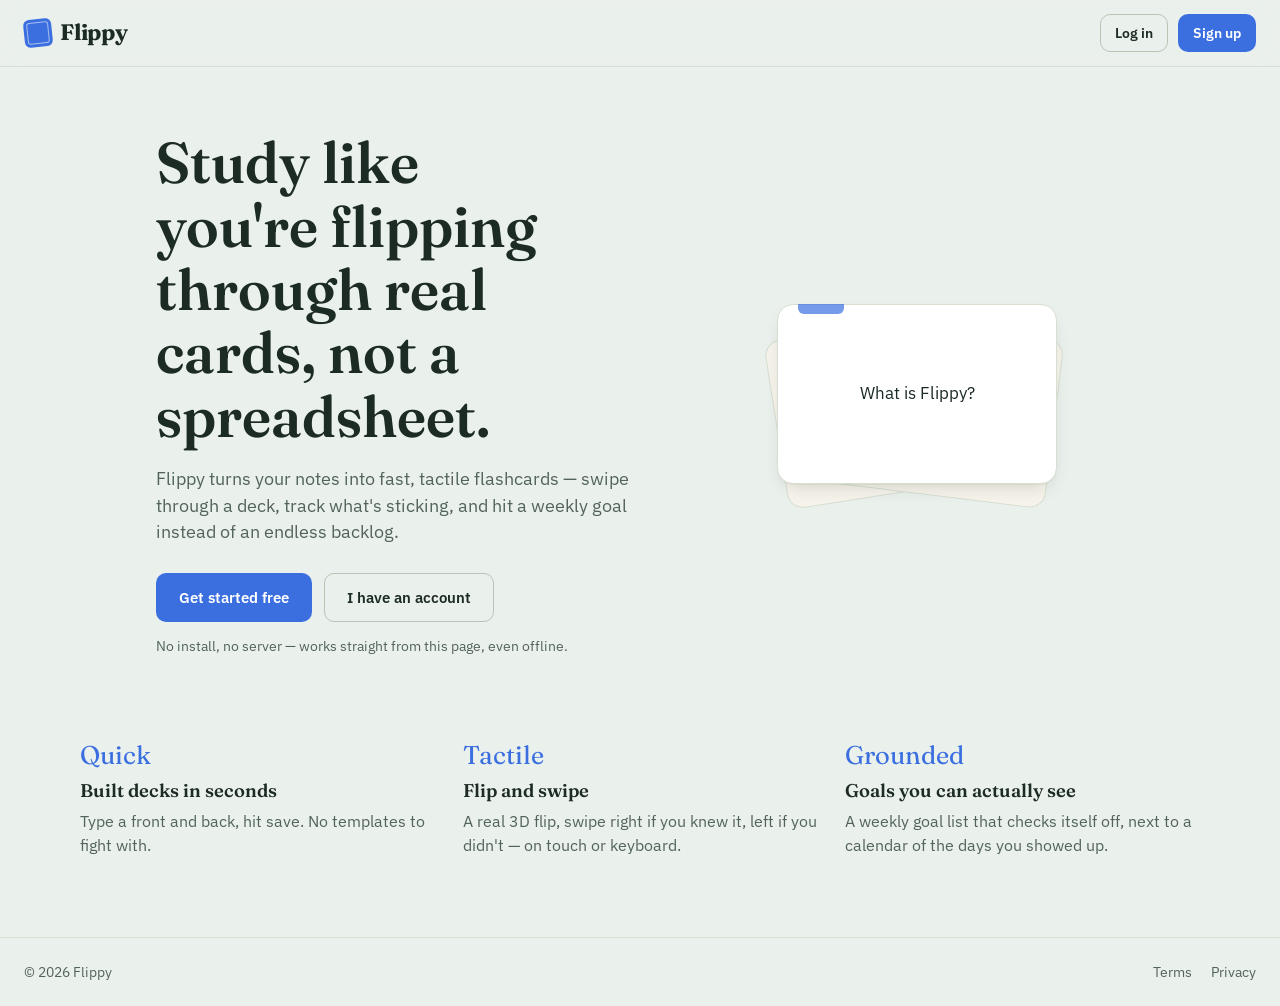
<file: frontend/index.html>
<!DOCTYPE html>
<html lang="en">
<head>
<meta charset="UTF-8">
<meta name="viewport" content="width=device-width, initial-scale=1">
<title>Flippy — Fast, Focused Flashcard Studying</title>
<meta name="description" content="Flippy is a flashcard study platform built for fast, engaging, effective learning. Make decks, flip through them, hit your weekly goals.">
<link rel="canonical" href="./index.html">
<meta property="og:title" content="Flippy">
<meta property="og:description" content="Study smarter with interactive flashcards.">
<meta property="og:type" content="website">
<link rel="icon" href="assets/img/favicon.svg" type="image/svg+xml">
<link rel="stylesheet" href="assets/css/styles.css">
</head>
<body>

<header class="topnav">
  <a class="logo" href="index.html"><span class="mark"></span>Flippy</a>
  <div class="nav-right">
    <a href="auth.html" class="btn btn-ghost btn-sm">Log in</a>
    <a href="auth.html?mode=signup" class="btn btn-primary btn-sm">Sign up</a>
  </div>
</header>

<main class="auth-wrap" style="min-height:auto;">
  <section class="container hero">
    <div>
      <h1>Study like you're flipping through real cards, not a spreadsheet.</h1>
      <p class="lede">Flippy turns your notes into fast, tactile flashcards — swipe through a deck, track what's sticking, and hit a weekly goal instead of an endless backlog.</p>
      <div class="cta-row">
        <a href="auth.html?mode=signup" class="btn btn-primary">Get started free</a>
        <a href="auth.html" class="btn btn-ghost">I have an account</a>
      </div>
      <p class="hint">No install, no server — works straight from this page, even offline.</p>
    </div>
    <div class="hero-stage">
      <div class="deck-shadow-1"></div>
      <div class="deck-shadow-2"></div>
      <div id="hero-flipcard"></div>
    </div>
  </section>

  <section class="container features">
    <div class="feature">
      <span class="num">Quick</span>
      <h3>Built decks in seconds</h3>
      <p>Type a front and back, hit save. No templates to fight with.</p>
    </div>
    <div class="feature">
      <span class="num">Tactile</span>
      <h3>Flip and swipe</h3>
      <p>A real 3D flip, swipe right if you knew it, left if you didn't — on touch or keyboard.</p>
    </div>
    <div class="feature">
      <span class="num">Grounded</span>
      <h3>Goals you can actually see</h3>
      <p>A weekly goal list that checks itself off, next to a calendar of the days you showed up.</p>
    </div>
  </section>
</main>

<footer class="landing-footer">
  <span>&copy; 2026 Flippy</span>
  <div>
    <a href="#" data-open-terms>Terms</a>
    <a href="#" data-open-privacy>Privacy</a>
  </div>
</footer>

<div class="modal-overlay" id="flippy-generic-modal">
  <div class="modal">
    <h3 data-modal-title>Notice</h3>
    <p data-modal-body></p>
    <div class="modal-actions">
      <button class="btn btn-primary" data-modal-close>Got it</button>
    </div>
  </div>
</div>

<script src="assets/js/app.js"></script>
<script src="assets/js/flipcard.js"></script>
<script>
  createFlipcard({
    front: 'What is Flippy?',
    back: 'A fast, tactile flashcard study app.',
    container: document.getElementById('hero-flipcard')
  });

  document.querySelectorAll('[data-open-terms],[data-open-privacy]').forEach(a => {
    a.addEventListener('click', (e) => {
      e.preventDefault();
      const overlay = document.getElementById('flippy-generic-modal');
      const isTerms = a.hasAttribute('data-open-terms');
      overlay.querySelector('[data-modal-title]').textContent = isTerms ? 'Terms of use' : 'Privacy';
      overlay.querySelector('[data-modal-body]').textContent = isTerms
        ? 'Placeholder terms of use — replace with your real policy before launch.'
        : 'Placeholder privacy notice — Flippy stores your data locally in your browser unless a backend is connected.';
      overlay.classList.add('open');
    });
  });
  document.querySelectorAll('[data-modal-close]').forEach(b => b.addEventListener('click', () => {
    document.getElementById('flippy-generic-modal').classList.remove('open');
  }));
</script>
</body>
</html>
</file>
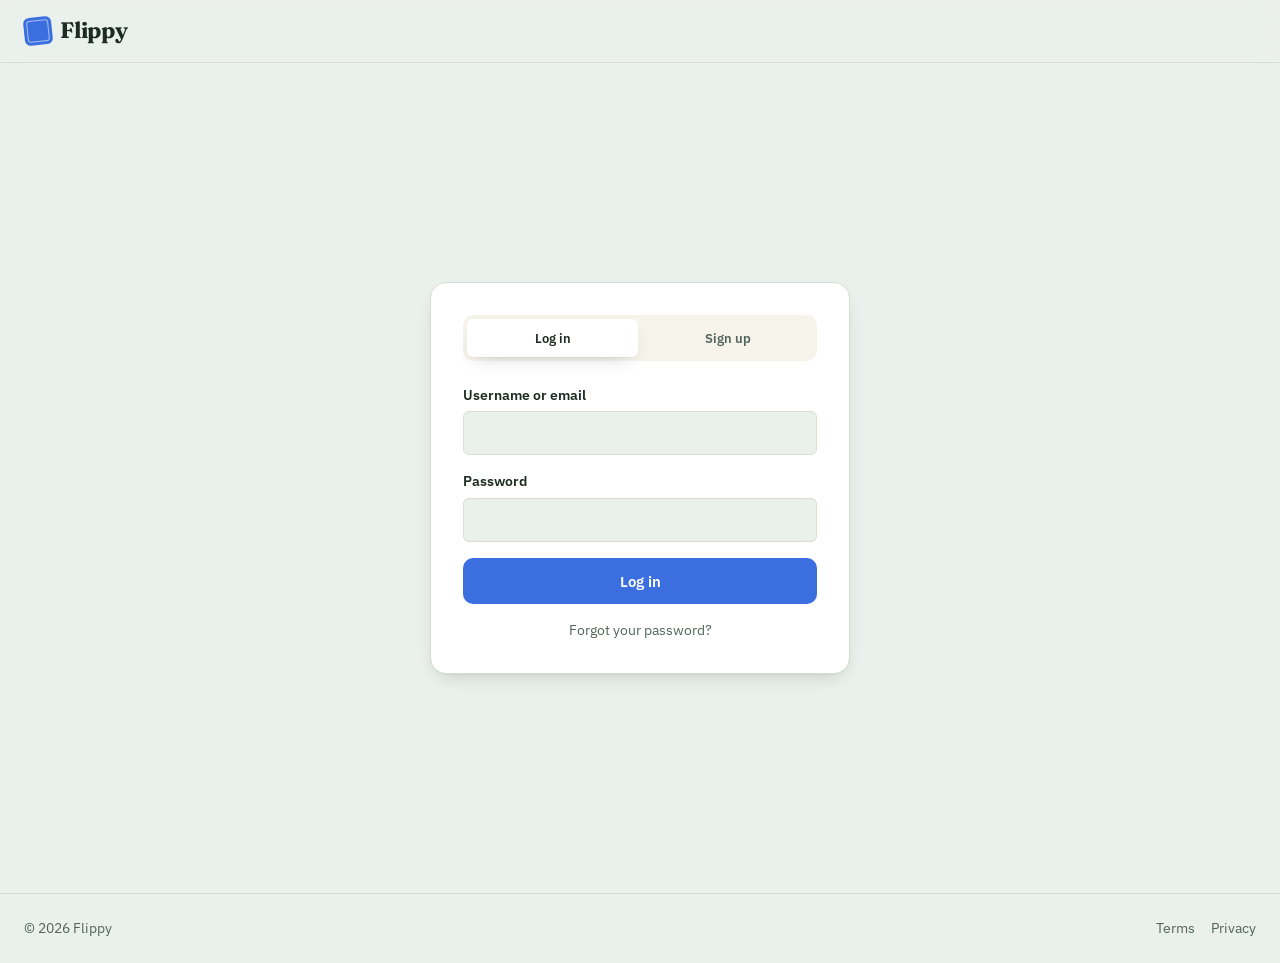
<file: frontend/auth.html>
<!DOCTYPE html>
<html lang="en">
<head>
<meta charset="UTF-8">
<meta name="viewport" content="width=device-width, initial-scale=1">
<title>Log in or sign up — Flippy</title>
<meta name="description" content="Log in to Flippy or create a free account to start building flashcard decks.">
<link rel="icon" href="assets/img/favicon.svg" type="image/svg+xml">
<link rel="stylesheet" href="assets/css/styles.css">
</head>
<body>

<header class="topnav">
  <a class="logo" href="index.html"><span class="mark"></span>Flippy</a>
</header>

<div class="auth-wrap">
  <div class="auth-shell">
    <div class="auth-card">

      <!-- Login / Signup toggle -->
      <div class="auth-tabs" id="mode-tabs">
        <button type="button" data-tab="login" class="active">Log in</button>
        <button type="button" data-tab="signup">Sign up</button>
      </div>

      <!-- LOGIN -->
      <form class="form-view active" id="login-view">
        <div class="field">
          <label for="login-id">Username or email</label>
          <input id="login-id" required autocomplete="username">
        </div>
        <div class="field">
          <label for="login-pw">Password</label>
          <input id="login-pw" type="password" required autocomplete="current-password">
          <div class="msg error" id="login-error" style="display:none;"></div>
        </div>
        <button class="btn btn-primary btn-block" type="submit">Log in</button>
        <p class="auth-alt-action"><a href="#" id="forgot-link">Forgot your password?</a></p>
      </form>

      <!-- SIGNUP -->
      <form class="form-view" id="signup-view">
        <div class="field">
          <label for="su-username">Username</label>
          <input id="su-username" required minlength="3" maxlength="24" autocomplete="username">
          <div class="msg">Real names aren't required — pick anything.</div>
        </div>
        <div class="field">
          <label for="su-email">Email</label>
          <input id="su-email" type="email" required autocomplete="email">
        </div>
        <div class="field">
          <label for="su-pw">Password</label>
          <input id="su-pw" type="password" required minlength="8" autocomplete="new-password">
          <div class="strength"><span id="strength-bar"></span></div>
          <div class="msg" id="strength-msg">Use 8+ characters with a mix of letters, numbers, symbols.</div>
        </div>
        <div class="field">
          <label for="su-pw2">Confirm password</label>
          <input id="su-pw2" type="password" required autocomplete="new-password">
          <div class="msg error" id="signup-error" style="display:none;"></div>
        </div>
        <button class="btn btn-primary btn-block" type="submit">Create account</button>
      </form>

      <!-- FORGOT PASSWORD: step 1 email -->
      <form class="form-view" id="forgot-email-view">
        <div class="field">
          <label for="fg-email">Account email</label>
          <input id="fg-email" type="email" required>
          <div class="msg">We'll send a one-time code to this address.</div>
        </div>
        <button class="btn btn-primary btn-block" type="submit">Send code</button>
        <p class="auth-alt-action"><a href="#" data-back-to="login">Back to log in</a></p>
      </form>

      <!-- FORGOT PASSWORD: step 2 OTP -->
      <form class="form-view" id="forgot-otp-view">
        <div class="field">
          <label for="fg-otp">Enter the 6-digit code</label>
          <input id="fg-otp" required maxlength="6">
          <div class="msg" id="otp-dev-hint"></div>
          <div class="msg error" id="otp-error" style="display:none;"></div>
        </div>
        <button class="btn btn-primary btn-block" type="submit">Verify code</button>
      </form>

      <!-- FORGOT PASSWORD: step 3 new password -->
      <form class="form-view" id="forgot-new-view">
        <div class="field">
          <label for="fg-new-pw">New password</label>
          <input id="fg-new-pw" type="password" required minlength="8">
        </div>
        <div class="field">
          <label for="fg-new-pw2">Confirm new password</label>
          <input id="fg-new-pw2" type="password" required>
          <div class="msg error" id="fg-error" style="display:none;"></div>
        </div>
        <button class="btn btn-primary btn-block" type="submit">Save new password</button>
      </form>

    </div>
  </div>
  <footer class="landing-footer">
    <span>&copy; 2026 Flippy</span>
    <div><a href="index.html">Terms</a><a href="index.html">Privacy</a></div>
  </footer>
</div>

<script src="assets/js/app.js"></script>
<script src="assets/js/api-client.js"></script>
<script src="assets/js/auth-page.js"></script>
</body>
</html>
</file>
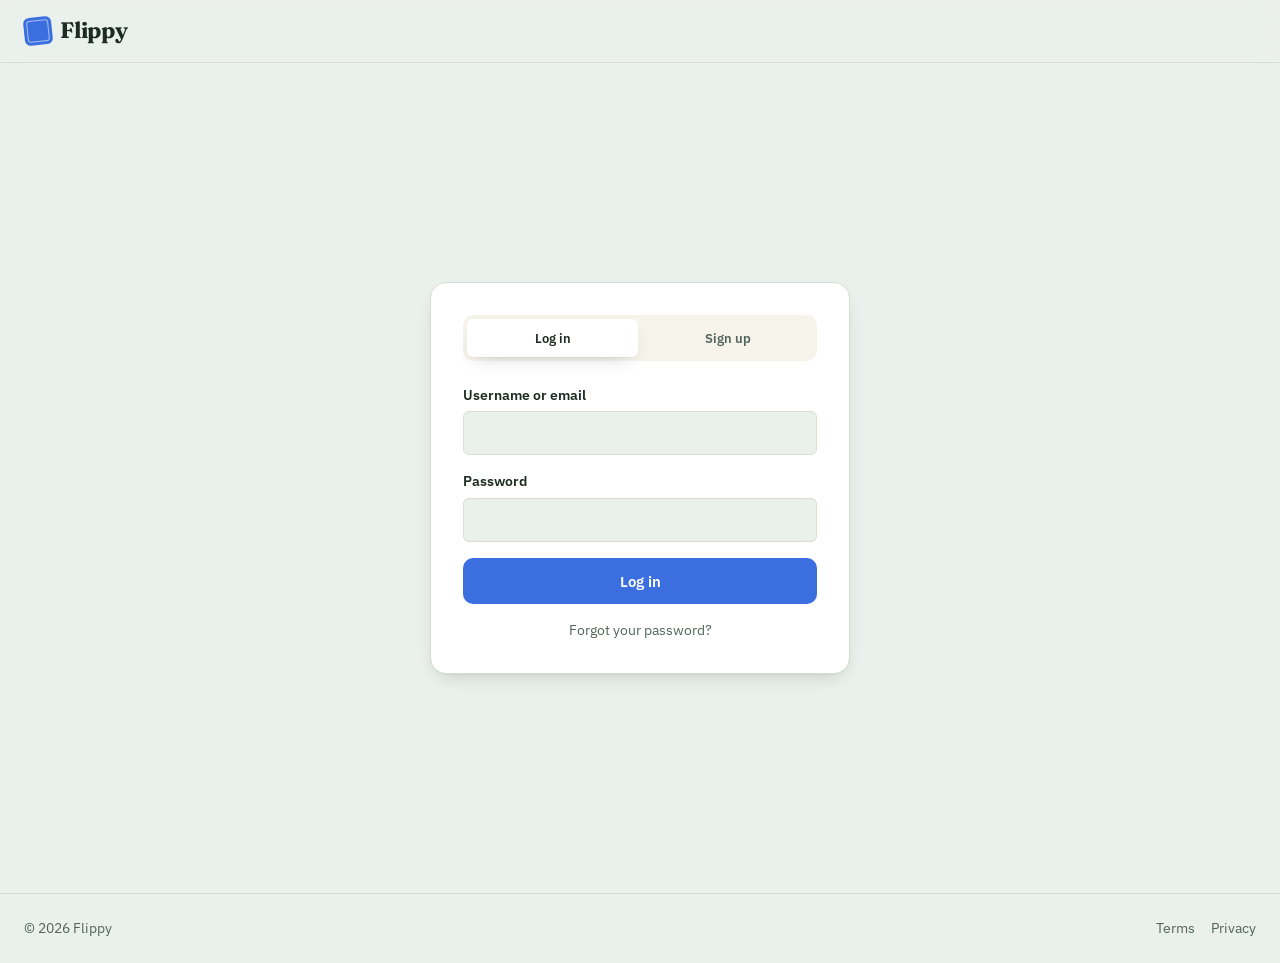
<file: frontend/cards.html>
<!DOCTYPE html>
<html lang="en">
<head>
<meta charset="UTF-8">
<meta name="viewport" content="width=device-width, initial-scale=1">
<title>My Cards — Flippy</title>
<meta name="description" content="Create, edit, and organize your Flippy flashcard decks.">
<link rel="icon" href="assets/img/favicon.svg" type="image/svg+xml">
<link rel="stylesheet" href="assets/css/styles.css">
</head>
<body>

<header class="topnav">
  <a class="logo" href="index.html"><span class="mark"></span>Flippy</a>
  <div class="nav-search">
    <svg width="16" height="16" viewBox="0 0 24 24" fill="none" stroke="currentColor" stroke-width="2"><circle cx="11" cy="11" r="7"/><line x1="21" y1="21" x2="16.65" y2="16.65"/></svg>
    <input type="text" placeholder="Search your decks and cards" data-nav-search>
  </div>
  <div class="nav-right">
    <button class="icon-btn" data-game-btn title="Game mode">
      <svg width="18" height="18" viewBox="0 0 24 24" fill="none" stroke="currentColor" stroke-width="2"><rect x="2" y="7" width="20" height="10" rx="4"/><line x1="7" y1="12" x2="9" y2="12"/><line x1="8" y1="11" x2="8" y2="13"/><circle cx="16" cy="10.5" r=".8" fill="currentColor"/><circle cx="18" cy="12.5" r=".8" fill="currentColor"/></svg>
    </button>
    <div style="position:relative;">
      <button class="avatar" data-profile-trigger data-avatar-slot>?</button>
      <div class="popover" data-profile-popover>
        <button data-open-avatar-upload>Edit profile picture</button>
        <input type="file" accept="image/*" data-avatar-upload hidden>
        <button data-game-btn>Game — coming soon</button>
        <button data-logout>Log out</button>
      </div>
    </div>
  </div>
</header>

<div class="app-shell" style="grid-template-columns:220px 1fr;">
  <aside class="sidebar">
    <nav>
      <a href="dashboard.html">Home</a>
      <a href="cards.html" class="active">My Cards</a>
      <a href="settings.html">Settings</a>
      <button data-logout>Logout</button>
    </nav>
  </aside>

  <main class="main-col">

    <!-- DECK LIST VIEW -->
    <div id="deck-list-view">
      <div class="deck-toolbar">
        <div class="page-head" style="margin-bottom:0;">
          <h1 style="font-size:1.6rem;">My Cards</h1>
          <p>Your decks, saved automatically on this device.</p>
        </div>
        <button class="btn btn-primary" id="new-deck-btn">+ New deck</button>
      </div>
      <div class="deck-grid" id="deck-grid"></div>
    </div>

    <!-- DECK DETAIL VIEW -->
    <div id="deck-detail-view" style="display:none;">
      <button class="btn-text" id="back-to-decks">← All decks</button>
      <div class="deck-toolbar">
        <div class="page-head" style="margin-bottom:0;">
          <h1 id="detail-title" style="font-size:1.5rem;"></h1>
          <p id="detail-desc"></p>
        </div>
        <button class="btn btn-primary" id="new-card-btn">+ Add card</button>
      </div>
      <div class="card-list" id="card-list"></div>
    </div>

  </main>
</div>

<!-- Deck create/edit modal -->
<div class="modal-overlay" id="deck-modal">
  <div class="modal">
    <h3 id="deck-modal-title">New deck</h3>
    <div class="field">
      <label for="deck-title-input">Title</label>
      <input id="deck-title-input" placeholder="e.g. Spanish Verbs">
    </div>
    <div class="field">
      <label for="deck-desc-input">Description (optional)</label>
      <textarea class="field-textarea" id="deck-desc-input" placeholder="What's this deck for?"></textarea>
    </div>
    <div class="modal-actions">
      <button class="btn btn-ghost" data-close-deck>Cancel</button>
      <button class="btn btn-primary" id="save-deck-btn">Save deck</button>
    </div>
  </div>
</div>

<!-- Card create/edit modal -->
<div class="modal-overlay" id="card-modal">
  <div class="modal">
    <h3 id="card-modal-title">New card</h3>
    <div class="field">
      <label for="card-front-input">Front</label>
      <textarea class="field-textarea" id="card-front-input" placeholder="Question or prompt"></textarea>
    </div>
    <div class="field">
      <label for="card-back-input">Back</label>
      <textarea class="field-textarea" id="card-back-input" placeholder="Answer"></textarea>
    </div>
    <div class="modal-actions">
      <button class="btn btn-ghost" data-close-card>Cancel</button>
      <button class="btn btn-primary" id="save-card-btn">Save card</button>
    </div>
  </div>
</div>

<div class="modal-overlay" id="flippy-generic-modal">
  <div class="modal">
    <h3 data-modal-title>Notice</h3>
    <p data-modal-body></p>
    <div class="modal-actions">
      <button class="btn btn-primary" data-modal-close>Got it</button>
    </div>
  </div>
</div>

<script src="assets/js/app.js"></script>
<script src="assets/js/api-client.js"></script>
<script src="assets/js/cards.js"></script>
</body>
</html>
</file>
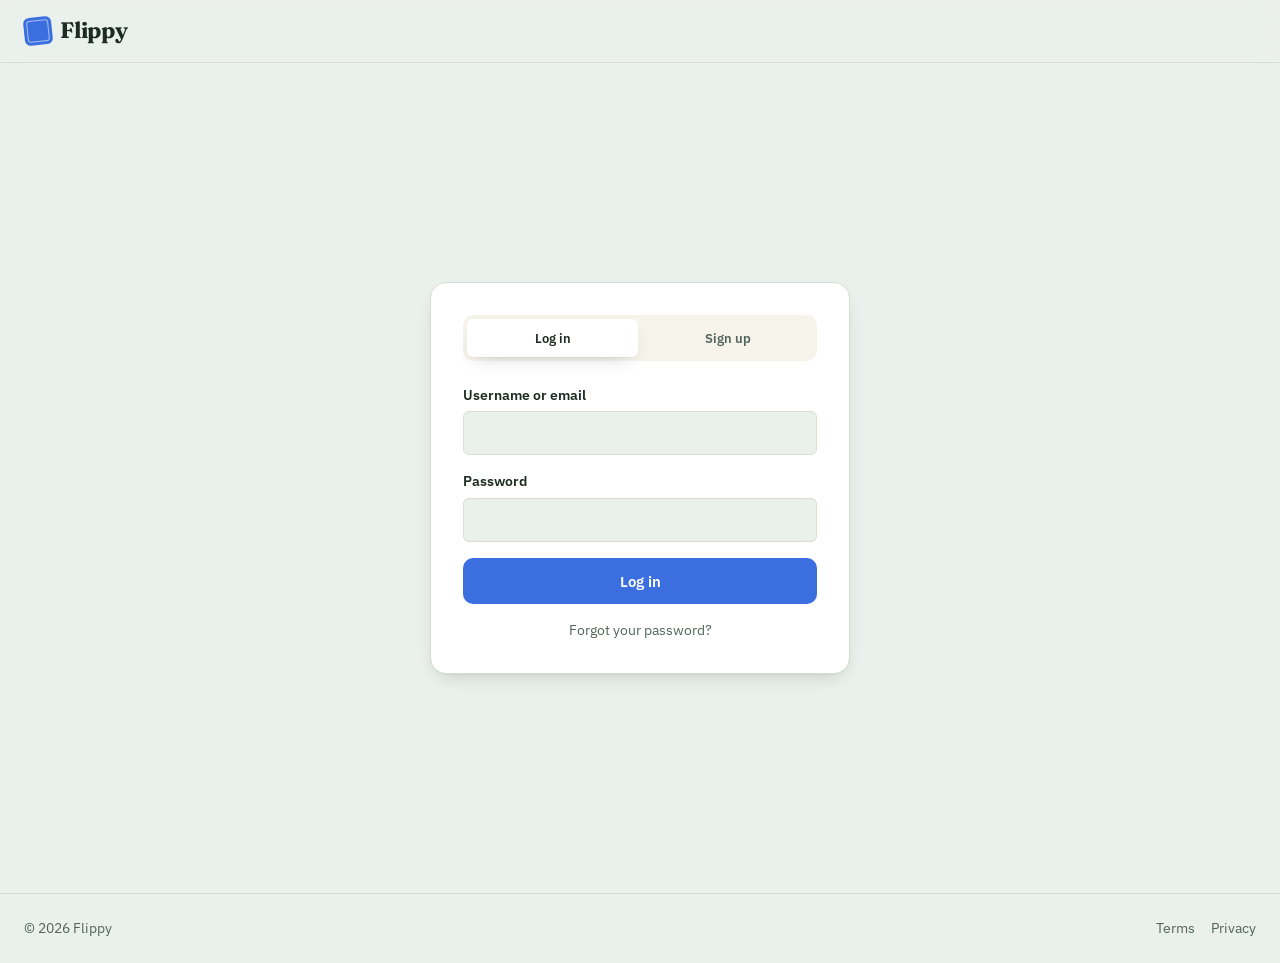
<file: frontend/dashboard.html>
<!DOCTYPE html>
<html lang="en">
<head>
<meta charset="UTF-8">
<meta name="viewport" content="width=device-width, initial-scale=1">
<title>Dashboard — Flippy</title>
<meta name="description" content="Study your Flippy decks, track weekly goals, and see your streak.">
<link rel="icon" href="assets/img/favicon.svg" type="image/svg+xml">
<link rel="stylesheet" href="assets/css/styles.css">
</head>
<body>

<header class="topnav">
  <a class="logo" href="index.html"><span class="mark"></span>Flippy</a>
  <div class="nav-search">
    <svg width="16" height="16" viewBox="0 0 24 24" fill="none" stroke="currentColor" stroke-width="2"><circle cx="11" cy="11" r="7"/><line x1="21" y1="21" x2="16.65" y2="16.65"/></svg>
    <input type="text" placeholder="Search your decks and cards" data-nav-search>
  </div>
  <div class="nav-right">
    <button class="icon-btn" data-game-btn title="Game mode">
      <svg width="18" height="18" viewBox="0 0 24 24" fill="none" stroke="currentColor" stroke-width="2"><rect x="2" y="7" width="20" height="10" rx="4"/><line x1="7" y1="12" x2="9" y2="12"/><line x1="8" y1="11" x2="8" y2="13"/><circle cx="16" cy="10.5" r=".8" fill="currentColor"/><circle cx="18" cy="12.5" r=".8" fill="currentColor"/></svg>
    </button>
    <div style="position:relative;">
      <button class="avatar" data-profile-trigger data-avatar-slot>?</button>
      <div class="popover" data-profile-popover>
        <button data-open-avatar-upload>Edit profile picture</button>
        <input type="file" accept="image/*" data-avatar-upload hidden>
        <button data-game-btn>Game — coming soon</button>
        <button data-logout>Log out</button>
      </div>
    </div>
  </div>
</header>

<div class="app-shell">
  <aside class="sidebar">
    <nav>
      <a href="dashboard.html" class="active">Home</a>
      <a href="cards.html">My Cards</a>
      <a href="settings.html">Settings</a>
      <button data-logout>Logout</button>
    </nav>
  </aside>

  <main class="main-col">
    <div class="page-head">
      <h1 id="greeting" style="font-size:1.6rem;">Welcome back</h1>
      <p>Pick up where you left off, or start a new deck below.</p>
    </div>

    <div id="deck-picker" style="margin-bottom:18px;"></div>

    <div class="study-panel" id="study-panel">
      <div class="study-progress" id="study-progress"></div>
      <div id="flipcard-slot"></div>
      <div class="study-controls" id="study-controls">
        <button class="btn btn-wrong" id="btn-wrong">✕ Didn't know it</button>
        <button class="btn btn-right" id="btn-right">✓ Knew it</button>
      </div>
      <p class="swipe-hint">Tap the card to flip · swipe on mobile · arrow keys on desktop</p>
    </div>
  </main>

  <aside class="right-col">
    <div class="calendar">
      <div class="calendar-head"><h3>This month</h3></div>
      <div class="calendar-grid" id="calendar-grid"></div>
    </div>
    <div>
      <div class="calendar-head"><h3>Weekly goals</h3><button class="btn-text btn-sm" id="add-goal-btn">+ Add</button></div>
      <ul class="goals-list" id="goals-list"></ul>
    </div>
  </aside>
</div>

<div class="modal-overlay" id="goal-modal">
  <div class="modal">
    <h3>New weekly goal</h3>
    <div class="field">
      <label for="goal-label">What are you aiming for?</label>
      <input id="goal-label" placeholder="e.g. Review Spanish deck 5 times">
    </div>
    <div class="field">
      <label for="goal-target">Target count</label>
      <input id="goal-target" type="number" min="1" value="5">
    </div>
    <div class="modal-actions">
      <button class="btn btn-ghost" data-close-goal>Cancel</button>
      <button class="btn btn-primary" id="save-goal-btn">Save goal</button>
    </div>
  </div>
</div>

<div class="modal-overlay" id="flippy-generic-modal">
  <div class="modal">
    <h3 data-modal-title>Notice</h3>
    <p data-modal-body></p>
    <div class="modal-actions">
      <button class="btn btn-primary" data-modal-close>Got it</button>
    </div>
  </div>
</div>

<script src="assets/js/app.js"></script>
<script src="assets/js/api-client.js"></script>
<script src="assets/js/flipcard.js"></script>
<script src="assets/js/dashboard.js"></script>
</body>
</html>
</file>
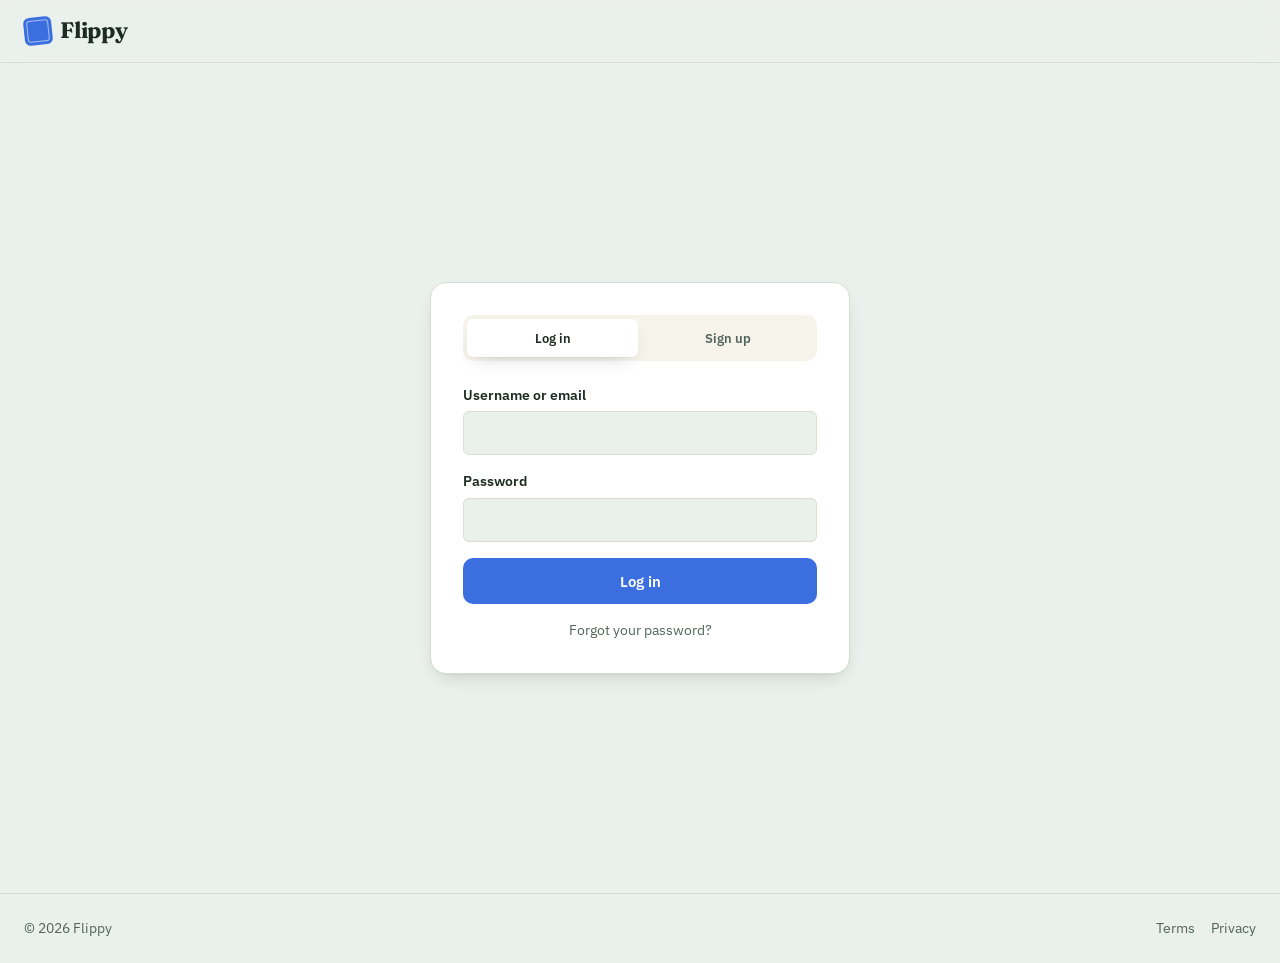
<file: frontend/settings.html>
<!DOCTYPE html>
<html lang="en">
<head>
<meta charset="UTF-8">
<meta name="viewport" content="width=device-width, initial-scale=1">
<title>Settings — Flippy</title>
<meta name="description" content="Manage your Flippy account, password, and theme.">
<link rel="icon" href="assets/img/favicon.svg" type="image/svg+xml">
<link rel="stylesheet" href="assets/css/styles.css">
</head>
<body>

<header class="topnav">
  <a class="logo" href="index.html"><span class="mark"></span>Flippy</a>
  <div class="nav-search">
    <svg width="16" height="16" viewBox="0 0 24 24" fill="none" stroke="currentColor" stroke-width="2"><circle cx="11" cy="11" r="7"/><line x1="21" y1="21" x2="16.65" y2="16.65"/></svg>
    <input type="text" placeholder="Search your decks and cards" data-nav-search>
  </div>
  <div class="nav-right">
    <button class="icon-btn" data-game-btn title="Game mode">
      <svg width="18" height="18" viewBox="0 0 24 24" fill="none" stroke="currentColor" stroke-width="2"><rect x="2" y="7" width="20" height="10" rx="4"/><line x1="7" y1="12" x2="9" y2="12"/><line x1="8" y1="11" x2="8" y2="13"/><circle cx="16" cy="10.5" r=".8" fill="currentColor"/><circle cx="18" cy="12.5" r=".8" fill="currentColor"/></svg>
    </button>
    <div style="position:relative;">
      <button class="avatar" data-profile-trigger data-avatar-slot>?</button>
      <div class="popover" data-profile-popover>
        <button data-open-avatar-upload>Edit profile picture</button>
        <input type="file" accept="image/*" data-avatar-upload hidden>
        <button data-game-btn>Game — coming soon</button>
        <button data-logout>Log out</button>
      </div>
    </div>
  </div>
</header>

<div class="app-shell" style="grid-template-columns:220px 1fr;">
  <aside class="sidebar">
    <nav>
      <a href="dashboard.html">Home</a>
      <a href="cards.html">My Cards</a>
      <a href="settings.html" class="active">Settings</a>
      <button data-logout>Logout</button>
    </nav>
  </aside>

  <main class="main-col">
    <div class="page-head">
      <h1 style="font-size:1.6rem;">Settings</h1>
      <p>Update your account and how Flippy looks.</p>
    </div>

    <div class="settings-grid">

      <div class="settings-card">
        <h3>Profile</h3>
        <form id="profile-form">
          <div class="field">
            <label for="set-username">Username</label>
            <input id="set-username" required>
          </div>
          <div class="field">
            <label for="set-email">Email</label>
            <input id="set-email" type="email" required>
          </div>
          <div class="field">
            <label for="set-current-pw">Current password (required to save changes)</label>
            <input id="set-current-pw" type="password" required>
            <div class="msg error" id="profile-error" style="display:none;"></div>
          </div>
          <button class="btn btn-primary" type="submit">Save profile</button>
        </form>
      </div>

      <div class="settings-card">
        <h3>Change password</h3>
        <form id="password-form">
          <div class="field">
            <label for="pw-current">Current password</label>
            <input id="pw-current" type="password" required>
          </div>
          <div class="field">
            <label for="pw-new">New password</label>
            <input id="pw-new" type="password" required minlength="8">
          </div>
          <div class="field">
            <label for="pw-new2">Confirm new password</label>
            <input id="pw-new2" type="password" required>
            <div class="msg error" id="password-error" style="display:none;"></div>
          </div>
          <button class="btn btn-primary" type="submit">Update password</button>
        </form>
      </div>

      <div class="settings-card">
        <h3>Appearance</h3>
        <div class="theme-toggle">
          <button type="button" id="theme-light">Light</button>
          <button type="button" id="theme-dark">Dark</button>
        </div>
        <label style="font-size:.85rem;font-weight:600;display:block;margin-bottom:8px;">Accent color</label>
        <div class="accent-row">
          <input type="color" id="accent-picker" value="#3B6FE0">
          <div class="accent-swatches">
            <button type="button" data-accent="#3B6FE0" style="background:#3B6FE0;"></button>
            <button type="button" data-accent="#2F9E6E" style="background:#2F9E6E;"></button>
            <button type="button" data-accent="#C2452F" style="background:#C2452F;"></button>
            <button type="button" data-accent="#9B5DE0" style="background:#9B5DE0;"></button>
            <button type="button" data-accent="#E0A62F" style="background:#E0A62F;"></button>
          </div>
        </div>
      </div>

    </div>
  </main>
</div>

<div class="modal-overlay" id="flippy-generic-modal">
  <div class="modal">
    <h3 data-modal-title>Notice</h3>
    <p data-modal-body></p>
    <div class="modal-actions">
      <button class="btn btn-primary" data-modal-close>Got it</button>
    </div>
  </div>
</div>

<script src="assets/js/app.js"></script>
<script src="assets/js/api-client.js"></script>
<script src="assets/js/settings.js"></script>
</body>
</html>
</file>
<file: frontend/assets/css/styles.css>
/* ==========================================================================
   FLIPPY — Design System
   Concept: a card catalog / study desk. Paper surfaces, ink-blue accent,
   flashcards behave like real index cards (subtle rotation, stacking).
   ========================================================================== */

@import url('https://fonts.googleapis.com/css2?family=Fraunces:opsz,wght@9..144,400;9..144,500;9..144,600;9..144,700&family=IBM+Plex+Sans:wght@400;500;600;700&display=swap');

:root {
  /* Paper palette (light, default) */
  --bg: #EAF0EC;
  --surface: #FFFFFF;
  --surface-2: #F6F3EA;      /* index-card cream, used for panels/tabs */
  --ink: #1C2B23;
  --ink-soft: #52645A;
  --border: #D7DED2;
  --border-strong: #B9C4B4;

  /* Accent — user customizable, this is the default cobalt */
  --accent: #3B6FE0;
  --accent-ink: #FFFFFF;
  --accent-soft: #E6ECFB;

  --success: #2F9E6E;
  --success-soft: #E3F3EA;
  --danger: #C2452F;
  --danger-soft: #FBE7E2;

  --shadow-card: 0 1px 0 rgba(28,43,35,.04), 0 8px 20px -10px rgba(28,43,35,.25);
  --shadow-pop: 0 12px 32px -12px rgba(28,43,35,.35);

  --radius-sm: 6px;
  --radius-md: 10px;
  --radius-lg: 16px;

  --font-display: 'Fraunces', Georgia, serif;
  --font-body: 'IBM Plex Sans', -apple-system, BlinkMacSystemFont, sans-serif;

  --container: 1120px;
  color-scheme: light;
}

[data-theme="dark"] {
  --bg: #121815;
  --surface: #1A211C;
  --surface-2: #202822;
  --ink: #ECEFE9;
  --ink-soft: #A6B3A9;
  --border: #303C34;
  --border-strong: #3C4A40;
  --accent-soft: #22304E;
  --success-soft: #17352A;
  --danger-soft: #3A1E17;
  --shadow-card: 0 1px 0 rgba(0,0,0,.2), 0 8px 24px -10px rgba(0,0,0,.6);
  --shadow-pop: 0 16px 36px -12px rgba(0,0,0,.7);
  color-scheme: dark;
}

/* ---------------------------------- Reset --------------------------------- */
*, *::before, *::after { box-sizing: border-box; }
html { -webkit-text-size-adjust: 100%; }
body {
  margin: 0;
  background: var(--bg);
  color: var(--ink);
  font-family: var(--font-body);
  font-size: 16px;
  line-height: 1.5;
  transition: background .25s ease, color .25s ease;
}
img { max-width: 100%; display: block; }
a { color: inherit; text-decoration: none; }
button { font-family: inherit; cursor: pointer; }
input, select, textarea { font-family: inherit; font-size: 1rem; }
ul { margin: 0; padding: 0; list-style: none; }

@media (prefers-reduced-motion: reduce) {
  *, *::before, *::after { animation-duration: .001ms !important; transition-duration: .001ms !important; }
}

:focus-visible {
  outline: 2px solid var(--accent);
  outline-offset: 2px;
  border-radius: 4px;
}

h1, h2, h3 {
  font-family: var(--font-display);
  font-weight: 600;
  line-height: 1.1;
  margin: 0;
}
p { margin: 0; color: var(--ink-soft); }

.container { max-width: var(--container); margin: 0 auto; padding: 0 24px; }

/* ------------------------------- Buttons ---------------------------------- */
.btn {
  display: inline-flex;
  align-items: center;
  justify-content: center;
  gap: 8px;
  padding: 12px 22px;
  border-radius: var(--radius-md);
  border: 1px solid transparent;
  font-size: .95rem;
  font-weight: 600;
  min-height: 44px;
  transition: transform .15s ease, box-shadow .15s ease, background .15s ease;
}
.btn:active { transform: translateY(1px); }
.btn-primary { background: var(--accent); color: var(--accent-ink); }
.btn-primary:hover { box-shadow: 0 6px 16px -6px color-mix(in srgb, var(--accent) 60%, transparent); }
.btn-ghost { background: transparent; color: var(--ink); border-color: var(--border-strong); }
.btn-ghost:hover { background: var(--surface-2); }
.btn-text { background: none; color: var(--accent); padding: 8px 4px; min-height: auto; }
.btn-sm { padding: 8px 14px; min-height: 36px; font-size: .85rem; }
.btn-danger { background: var(--danger); color: #fff; }
.btn-block { width: 100%; }

/* ------------------------------- Top Nav ----------------------------------- */
.topnav {
  position: sticky; top: 0; z-index: 40;
  display: flex; align-items: center; gap: 16px;
  padding: 14px 24px;
  background: color-mix(in srgb, var(--bg) 88%, transparent);
  backdrop-filter: blur(10px);
  border-bottom: 1px solid var(--border);
}
.logo {
  font-family: var(--font-display);
  font-weight: 700;
  font-size: 1.4rem;
  letter-spacing: -.01em;
  display: flex;
  align-items: center;
  gap: 8px;
  flex-shrink: 0;
}
.logo .mark {
  width: 28px; height: 28px;
  border-radius: 6px;
  background: var(--accent);
  position: relative;
  transform: rotate(-6deg);
  flex-shrink: 0;
}
.logo .mark::after {
  content: "";
  position: absolute; inset: 3px;
  border-radius: 3px;
  border: 1.5px solid var(--accent-ink);
  opacity: .55;
}
.nav-search {
  flex: 1;
  max-width: 420px;
  margin: 0 auto;
  position: relative;
}
.nav-search input {
  width: 100%;
  padding: 10px 14px 10px 38px;
  border-radius: 999px;
  border: 1px solid var(--border);
  background: var(--surface);
  color: var(--ink);
}
.nav-search svg { position: absolute; left: 13px; top: 50%; transform: translateY(-50%); opacity: .5; }
.nav-right { display: flex; align-items: center; gap: 10px; margin-left: auto; }
.icon-btn {
  width: 40px; height: 40px;
  border-radius: 999px;
  display: flex; align-items: center; justify-content: center;
  background: var(--surface);
  border: 1px solid var(--border);
}
.avatar {
  width: 40px; height: 40px; border-radius: 999px;
  background: var(--accent-soft); color: var(--accent);
  display: flex; align-items: center; justify-content: center;
  font-weight: 700; border: 1px solid var(--border);
  overflow: hidden;
}
.avatar img { width: 100%; height: 100%; object-fit: cover; }

/* Profile popover */
.popover {
  position: absolute; top: 62px; right: 24px;
  background: var(--surface);
  border: 1px solid var(--border);
  border-radius: var(--radius-md);
  box-shadow: var(--shadow-pop);
  padding: 8px;
  width: 220px;
  z-index: 50;
  display: none;
}
.popover.open { display: block; }
.popover button {
  width: 100%; text-align: left;
  padding: 10px 12px; border: none; background: none; color: var(--ink);
  border-radius: var(--radius-sm); font-size: .9rem;
}
.popover button:hover { background: var(--surface-2); }

/* ------------------------------ Landing page -------------------------------- */
.hero {
  padding: 64px 0 40px;
  display: grid;
  grid-template-columns: 1.1fr .9fr;
  gap: 48px;
  align-items: center;
}
.hero h1 {
  font-size: clamp(2.4rem, 5vw, 3.6rem);
  max-width: 11ch;
}
.hero .lede { margin-top: 18px; font-size: 1.1rem; max-width: 46ch; }
.hero .cta-row { display: flex; gap: 12px; margin-top: 28px; }
.hero .hint { margin-top: 14px; font-size: .85rem; color: var(--ink-soft); }

.hero-stage {
  display: flex; justify-content: center; align-items: center;
  position: relative;
  min-height: 300px;
}
.hero-stage .deck-shadow-1, .hero-stage .deck-shadow-2 {
  position: absolute;
  width: 260px; height: 170px;
  border-radius: var(--radius-lg);
  background: var(--surface-2);
  border: 1px solid var(--border);
}
.hero-stage .deck-shadow-1 { transform: rotate(-9deg) translate(-14px, 10px); }
.hero-stage .deck-shadow-2 { transform: rotate(7deg) translate(10px, 14px); }

.features {
  padding: 40px 0 80px;
  display: grid;
  grid-template-columns: repeat(3, 1fr);
  gap: 28px;
}
.feature h3 { font-size: 1.15rem; margin-bottom: 8px; }
.feature .num { font-family: var(--font-display); color: var(--accent); font-size: 1.6rem; margin-bottom: 6px; display: block; }

.landing-footer {
  border-top: 1px solid var(--border);
  padding: 24px;
  display: flex; justify-content: space-between; align-items: center;
  font-size: .85rem; color: var(--ink-soft);
}
.landing-footer a { margin-left: 16px; }

/* -------------------------------- Flashcard ---------------------------------- */
.flipcard {
  width: 280px; height: 180px;
  perspective: 1200px;
  touch-action: pan-y;
}
.flipcard-inner {
  position: relative; width: 100%; height: 100%;
  transition: transform .5s cubic-bezier(.2,.7,.3,1);
  transform-style: preserve-3d;
}
.flipcard.flipped .flipcard-inner { transform: rotateY(180deg); }
.flipcard-face {
  position: absolute; inset: 0;
  border-radius: var(--radius-lg);
  border: 1px solid var(--border);
  background: var(--surface);
  box-shadow: var(--shadow-card);
  backface-visibility: hidden;
  display: flex; align-items: center; justify-content: center;
  padding: 24px; text-align: center;
  font-size: 1.05rem;
}
.flipcard-face.back { transform: rotateY(180deg); background: var(--surface-2); }
.flipcard-face .tab {
  position: absolute; top: -1px; left: 20px;
  width: 46px; height: 10px;
  background: var(--accent);
  border-radius: 0 0 6px 6px;
  opacity: .7;
}

/* ------------------------------ Auth page ------------------------------------ */
.auth-wrap {
  min-height: 100vh;
  display: flex; flex-direction: column;
}
.auth-shell {
  flex: 1;
  display: flex; align-items: center; justify-content: center;
  padding: 40px 20px;
}
.auth-card {
  width: 100%; max-width: 420px;
  background: var(--surface);
  border: 1px solid var(--border);
  border-radius: var(--radius-lg);
  box-shadow: var(--shadow-card);
  padding: 32px;
}
.auth-tabs { display: flex; gap: 4px; background: var(--surface-2); padding: 4px; border-radius: var(--radius-md); margin-bottom: 24px; }
.auth-tabs button {
  flex: 1; border: none; background: none; padding: 10px; border-radius: var(--radius-sm);
  font-weight: 600; color: var(--ink-soft);
}
.auth-tabs button.active { background: var(--surface); color: var(--ink); box-shadow: var(--shadow-card); }
.field { margin-bottom: 16px; }
.field label { display: block; font-size: .85rem; font-weight: 600; margin-bottom: 6px; }
.field input {
  width: 100%; padding: 11px 13px; border-radius: var(--radius-sm);
  border: 1px solid var(--border); background: var(--bg); color: var(--ink);
}
.field input:focus { border-color: var(--accent); }
.field .msg { font-size: .78rem; margin-top: 5px; color: var(--ink-soft); }
.field .msg.error { color: var(--danger); }
.strength { height: 4px; border-radius: 3px; background: var(--border); margin-top: 6px; overflow: hidden; }
.strength span { display: block; height: 100%; width: 0%; background: var(--danger); transition: width .2s, background .2s; }
.auth-alt-action { text-align: center; margin-top: 16px; font-size: .88rem; color: var(--ink-soft); }
.form-view { display: none; }
.form-view.active { display: block; }

/* -------------------------------- App shell ----------------------------------- */
.app-shell {
  display: grid;
  grid-template-columns: 220px 1fr 300px;
  min-height: calc(100vh - 66px);
}
.sidebar {
  border-right: 1px solid var(--border);
  padding: 24px 14px;
}
.sidebar nav a, .sidebar nav button {
  display: flex; align-items: center; gap: 10px;
  width: 100%; text-align: left;
  padding: 11px 14px; border-radius: var(--radius-sm);
  color: var(--ink-soft); font-weight: 500; border: none; background: none;
  margin-bottom: 4px;
}
.sidebar nav a.active, .sidebar nav a:hover, .sidebar nav button:hover { background: var(--surface-2); color: var(--ink); }

.main-col { padding: 28px; overflow: hidden; }
.right-col { border-left: 1px solid var(--border); padding: 24px; }

.page-head { margin-bottom: 24px; }
.page-head p { margin-top: 4px; }

/* Study panel */
.study-panel { display: flex; flex-direction: column; align-items: center; gap: 20px; }
.study-progress { font-size: .85rem; color: var(--ink-soft); font-family: var(--font-body); letter-spacing: .02em; }
.study-controls { display: flex; gap: 12px; }
.study-controls .btn-wrong { background: var(--danger-soft); color: var(--danger); }
.study-controls .btn-right { background: var(--success-soft); color: var(--success); }
.swipe-hint { font-size: .78rem; color: var(--ink-soft); }
.empty-state {
  text-align: center; padding: 40px 20px; color: var(--ink-soft);
  border: 1px dashed var(--border-strong); border-radius: var(--radius-lg);
}

/* Calendar */
.calendar { margin-bottom: 24px; }
.calendar-head { display: flex; align-items: center; justify-content: space-between; margin-bottom: 10px; }
.calendar-head h3 { font-size: 1rem; }
.calendar-grid { display: grid; grid-template-columns: repeat(7, 1fr); gap: 4px; }
.calendar-grid .dow { font-size: .68rem; text-align: center; color: var(--ink-soft); font-weight: 600; }
.calendar-grid .day {
  aspect-ratio: 1; display: flex; align-items: center; justify-content: center;
  border-radius: 6px; font-size: .78rem; color: var(--ink-soft);
}
.calendar-grid .day.studied { background: var(--accent-soft); color: var(--accent); font-weight: 700; }
.calendar-grid .day.today { border: 1.5px solid var(--accent); }
.calendar-grid .day.empty { visibility: hidden; }

.goals-list li {
  display: flex; align-items: center; gap: 10px;
  padding: 10px 0; border-bottom: 1px solid var(--border);
}
.goals-list li:last-child { border-bottom: none; }
.goal-check {
  width: 20px; height: 20px; border-radius: 5px; border: 1.5px solid var(--border-strong);
  display: flex; align-items: center; justify-content: center; flex-shrink: 0;
}
.goal-check.done { background: var(--success); border-color: var(--success); color: #fff; }
.goal-text { flex: 1; font-size: .88rem; }
.goal-text .progress { font-size: .75rem; color: var(--ink-soft); display: block; }
.goal-text.done-text { text-decoration: line-through; color: var(--ink-soft); }

/* -------------------------------- Deck grid ------------------------------------ */
.deck-toolbar { display: flex; justify-content: space-between; align-items: center; margin-bottom: 20px; gap: 12px; flex-wrap: wrap; }
.deck-grid { display: grid; grid-template-columns: repeat(auto-fill, minmax(230px, 1fr)); gap: 16px; }
.deck-card {
  background: var(--surface); border: 1px solid var(--border); border-radius: var(--radius-md);
  padding: 18px; box-shadow: var(--shadow-card); cursor: pointer;
  transition: transform .15s ease;
}
.deck-card:hover { transform: translateY(-2px); }
.deck-card h3 { font-size: 1.05rem; margin-bottom: 6px; }
.deck-card .meta { font-size: .8rem; color: var(--ink-soft); margin-top: 10px; display: flex; justify-content: space-between; }
.deck-card .actions { display: flex; gap: 6px; margin-top: 12px; }

.card-list { display: flex; flex-direction: column; gap: 10px; margin-top: 16px; }
.card-row {
  background: var(--surface); border: 1px solid var(--border); border-radius: var(--radius-md);
  padding: 14px 16px; display: flex; justify-content: space-between; align-items: center; gap: 12px;
}
.card-row .cr-front { font-weight: 600; }
.card-row .cr-back { color: var(--ink-soft); font-size: .88rem; }
.card-row .cr-actions { display: flex; gap: 6px; flex-shrink: 0; }

/* -------------------------------- Modal ------------------------------------ */
.modal-overlay {
  position: fixed; inset: 0; background: rgba(20,26,22,.45);
  display: none; align-items: center; justify-content: center; z-index: 100; padding: 20px;
}
.modal-overlay.open { display: flex; }
.modal {
  width: 100%; max-width: 440px; background: var(--surface); border-radius: var(--radius-lg);
  box-shadow: var(--shadow-pop); padding: 26px; border: 1px solid var(--border);
}
.modal h3 { margin-bottom: 18px; }
.modal-actions { display: flex; justify-content: flex-end; gap: 10px; margin-top: 20px; }
textarea.field-textarea {
  width: 100%; padding: 11px 13px; border-radius: var(--radius-sm); border: 1px solid var(--border);
  background: var(--bg); color: var(--ink); min-height: 70px; resize: vertical;
}

/* -------------------------------- Settings ------------------------------------ */
.settings-grid { display: grid; grid-template-columns: repeat(auto-fit, minmax(320px,1fr)); gap: 20px; }
.settings-card { background: var(--surface); border: 1px solid var(--border); border-radius: var(--radius-lg); padding: 24px; }
.settings-card h3 { font-size: 1.05rem; margin-bottom: 16px; }
.theme-toggle { display: flex; gap: 10px; margin-bottom: 18px; }
.theme-toggle button {
  flex: 1; padding: 14px; border-radius: var(--radius-md); border: 1.5px solid var(--border);
  background: var(--bg); color: var(--ink); font-weight: 600;
}
.theme-toggle button.active { border-color: var(--accent); color: var(--accent); background: var(--accent-soft); }
.accent-row { display: flex; align-items: center; gap: 14px; }
.accent-row input[type="color"] {
  width: 46px; height: 46px; border: none; border-radius: 999px; padding: 0; background: none; cursor: pointer;
}
.accent-swatches { display: flex; gap: 8px; }
.accent-swatches button { width: 28px; height: 28px; border-radius: 999px; border: 2px solid var(--surface); box-shadow: 0 0 0 1px var(--border); }

/* -------------------------------- Toast ------------------------------------ */
.toast {
  position: fixed; bottom: 22px; left: 50%; transform: translateX(-50%) translateY(20px);
  background: var(--ink); color: var(--bg); padding: 12px 20px; border-radius: 999px;
  font-size: .88rem; opacity: 0; pointer-events: none; transition: opacity .2s, transform .2s;
  z-index: 200;
}
.toast.show { opacity: 1; transform: translateX(-50%) translateY(0); }

/* -------------------------------- Responsive ------------------------------------ */
@media (max-width: 1024px) {
  .app-shell { grid-template-columns: 190px 1fr 260px; }
}
@media (max-width: 860px) {
  .hero { grid-template-columns: 1fr; text-align: center; }
  .hero .cta-row { justify-content: center; }
  .hero-stage { order: -1; }
  .features { grid-template-columns: 1fr; }
  .app-shell { grid-template-columns: 1fr; }
  .sidebar { border-right: none; border-bottom: 1px solid var(--border); padding: 12px; }
  .sidebar nav { display: flex; overflow-x: auto; gap: 4px; }
  .sidebar nav a, .sidebar nav button { width: auto; white-space: nowrap; margin-bottom: 0; }
  .right-col { border-left: none; border-top: 1px solid var(--border); }
  .nav-search { display: none; }
}
@media (max-width: 480px) {
  .topnav { padding: 12px 16px; }
  .main-col, .right-col, .sidebar { padding: 16px; }
}
</file>
